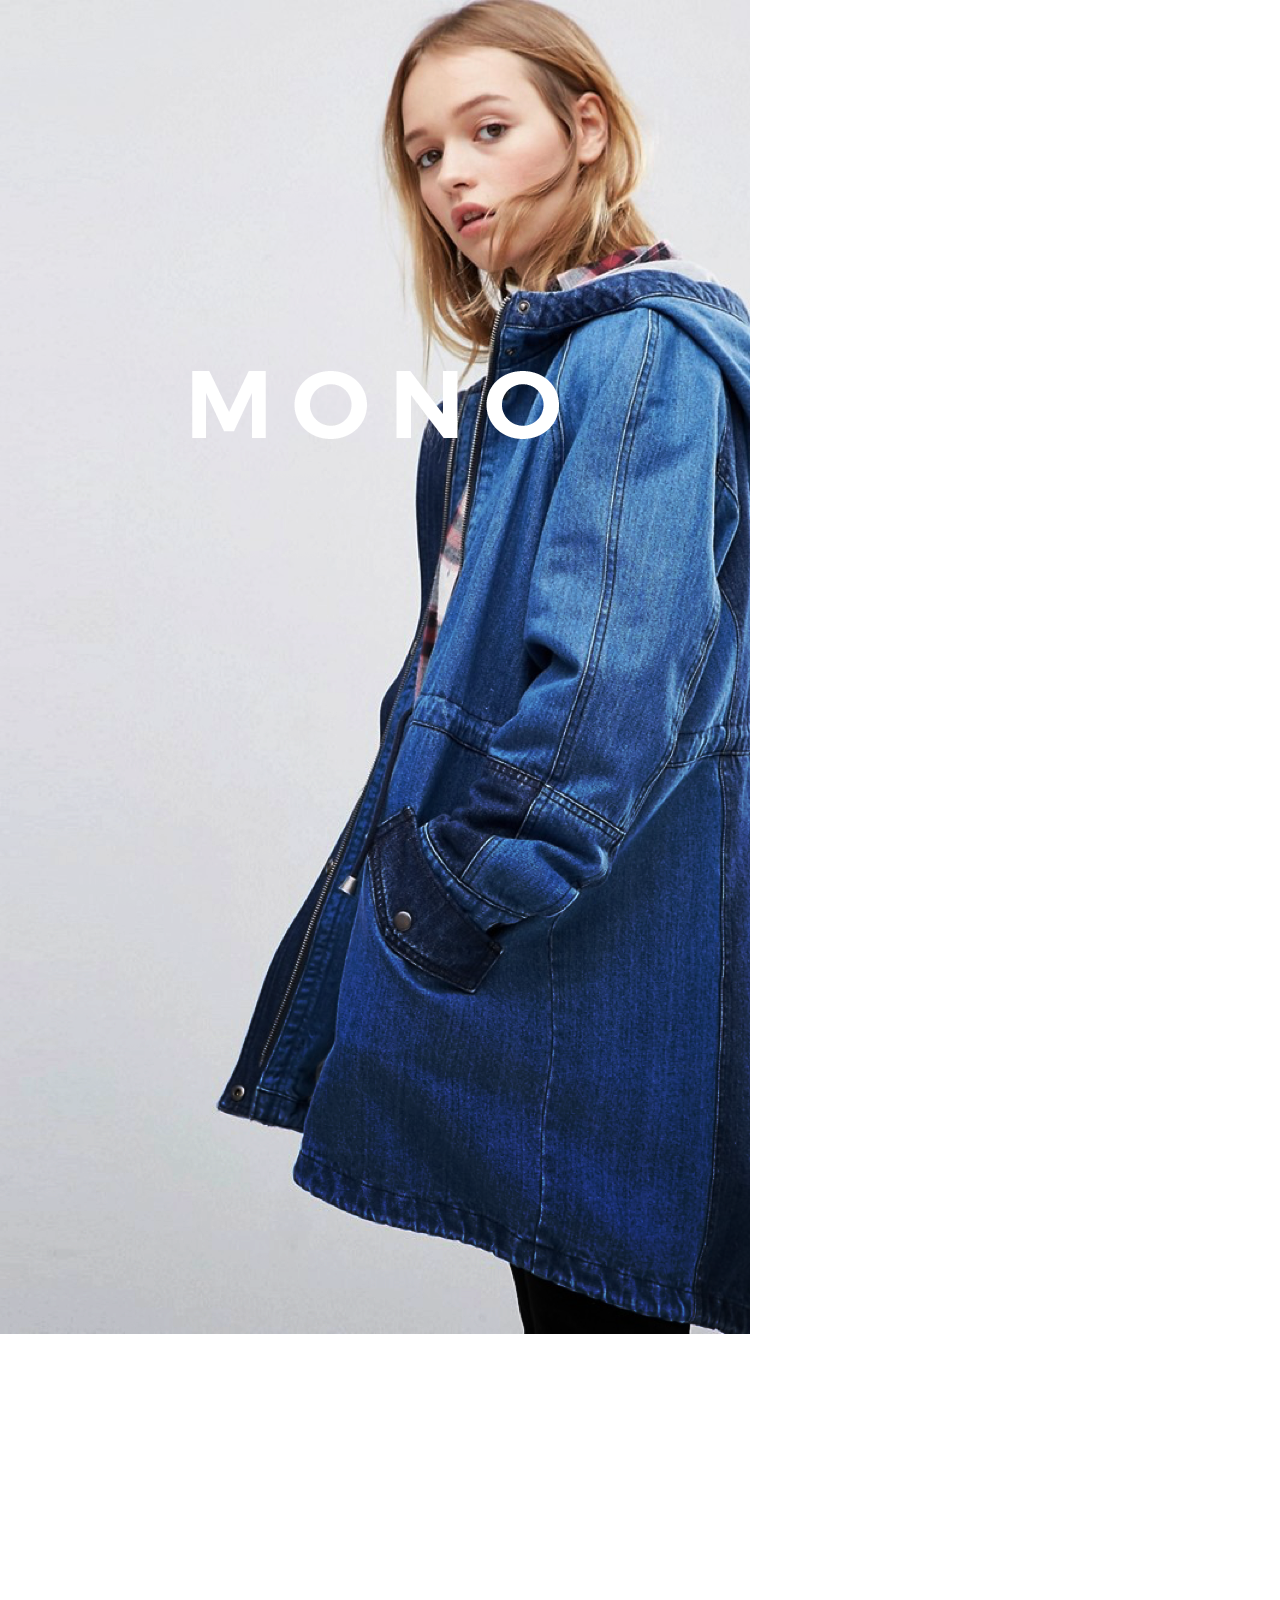
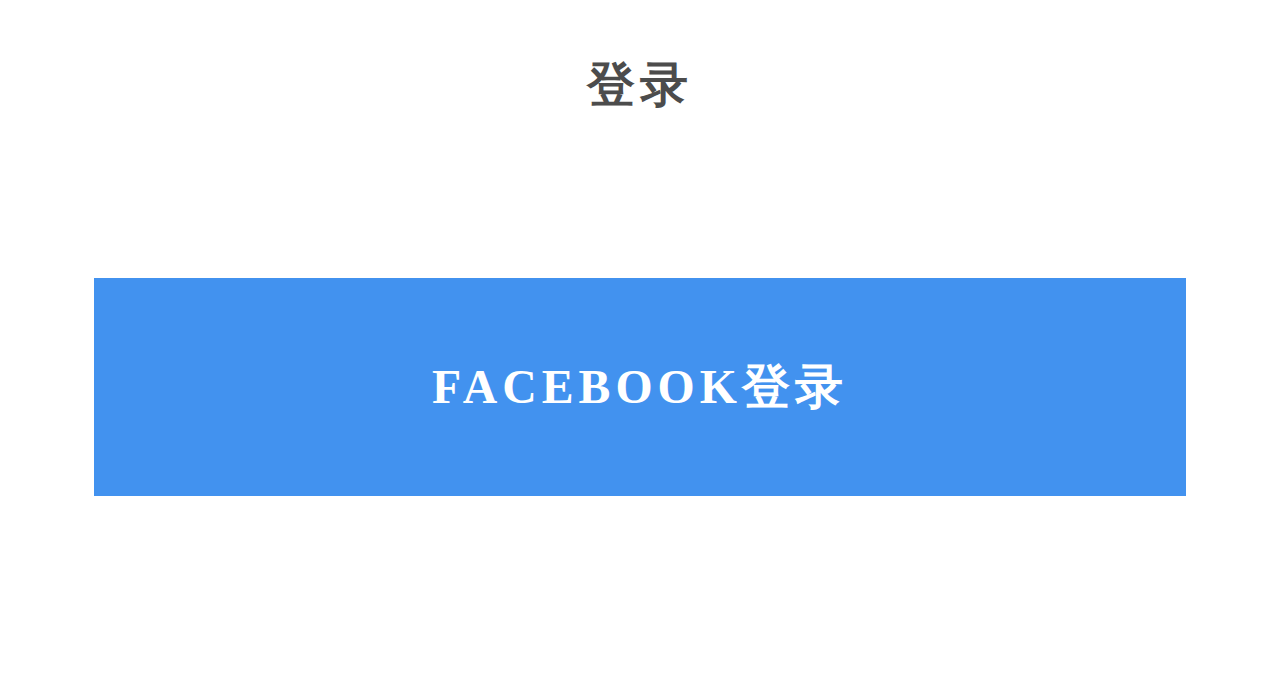
<file: app/html/index.html>
<!DOCTYPE html>
<html lang="en">
<head>
  <meta charset="UTF-8">
  <title>MONO</title>
  <script>
    console.log(1/window.devicePixelRatio);
    var dpr = 1 / window.devicePixelRatio;
    document.write('<meta name="viewport" content="width=device-width,initial-scale='+dpr+',minimum-scale='+dpr+',maximum-scale='+dpr+',user-scalable=no" />')
    //动态设置HTML的大小（rem）
    var fz = document.documentElement.clientWidth / 15;
    document.getElementsByTagName('html')[0].style.fontSize = fz + 'px';
  </script>
  <link rel="stylesheet" href="../css/thisUI.css">
  <link rel="stylesheet" href="../css/index.css">
</head>
<body>
    <div class="fullscreen_con">

      <button class="btn white_btn" id="login">登录</button>
      <button class="btn blue_btn" id="ologin">FACEBOOK登录</button>
      <div class="sign">
        还没有账号？
        <a href="register.html">马上注册</a>
      </div>
    </div>


    <script>
        let loginBtn = document.getElementById('login');
        let ologinBtn = document.getElementById('ologin');
        loginBtn.onclick = function(){
          window.location.href='signin.html';
        }
        ologinBtn.onclick = function(){
          window.location.href='welcome.html';
        }
    </script>
</body>
</html>
</file>
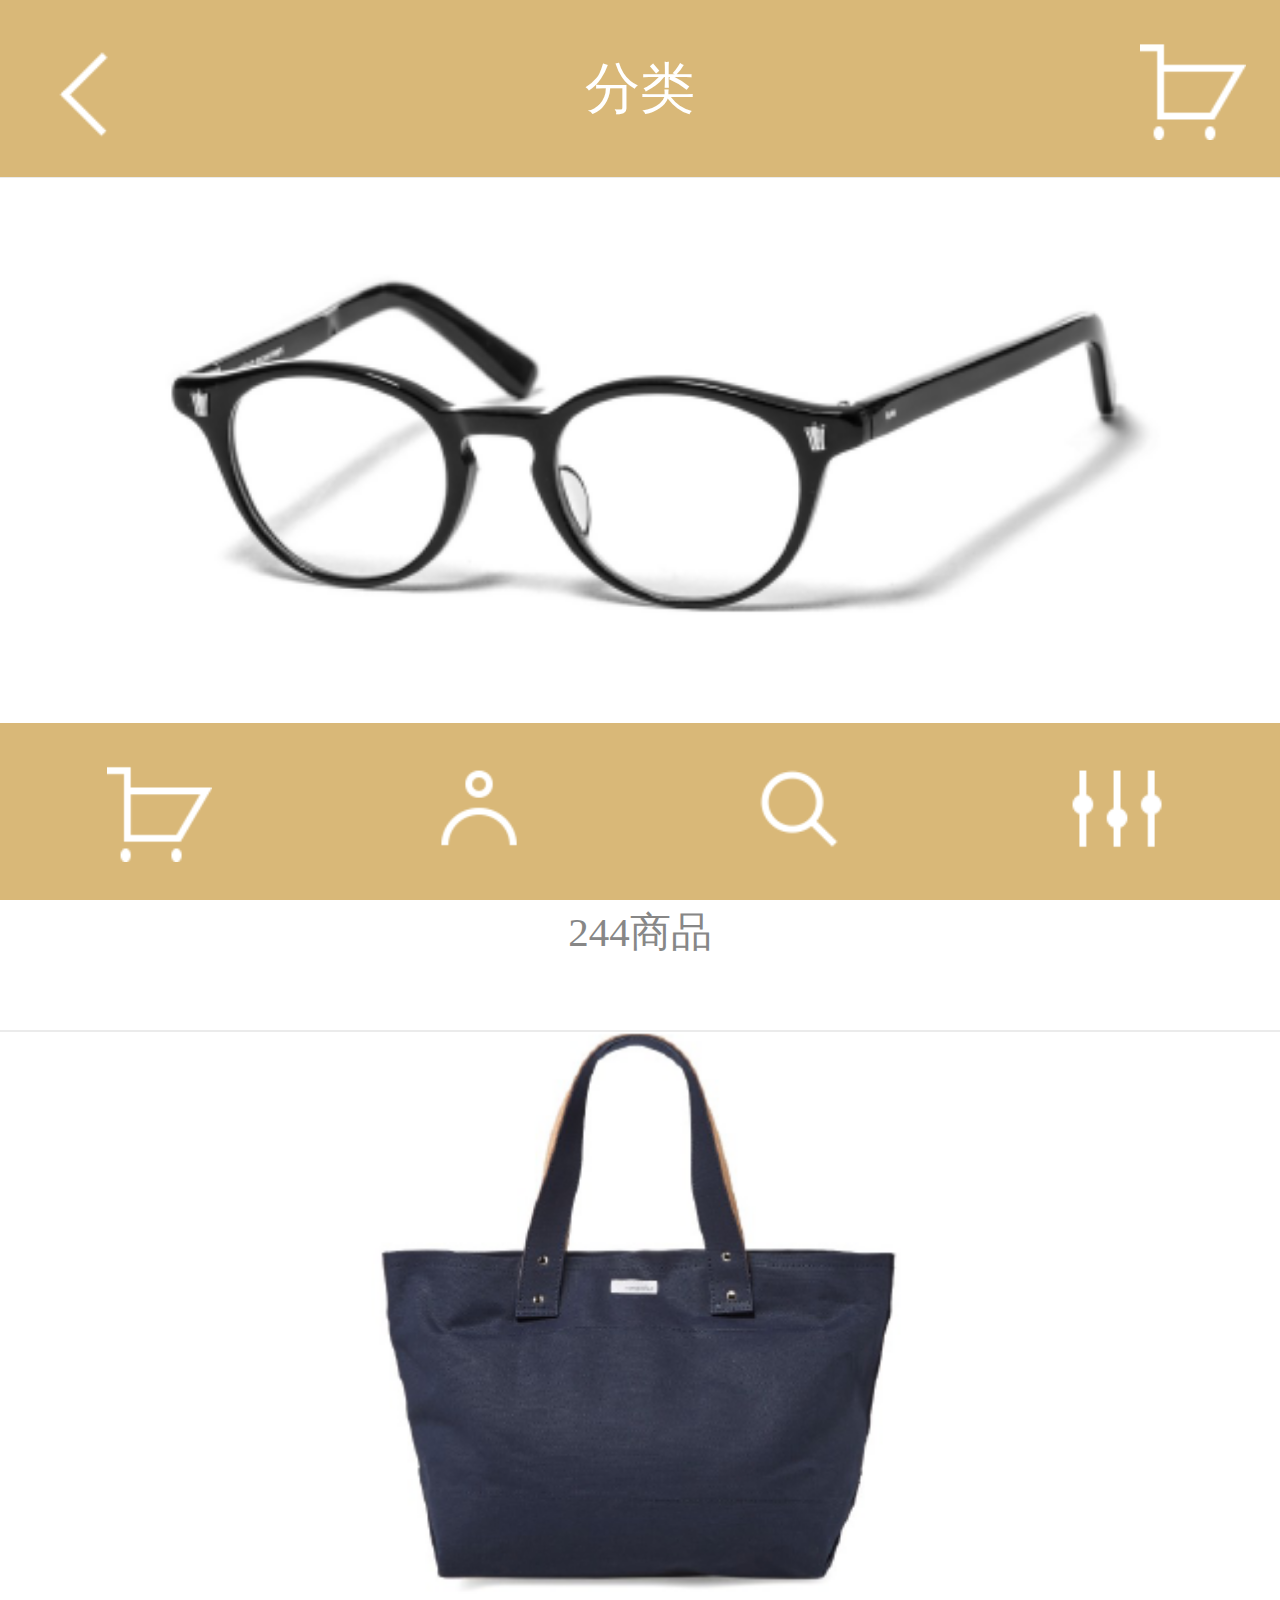
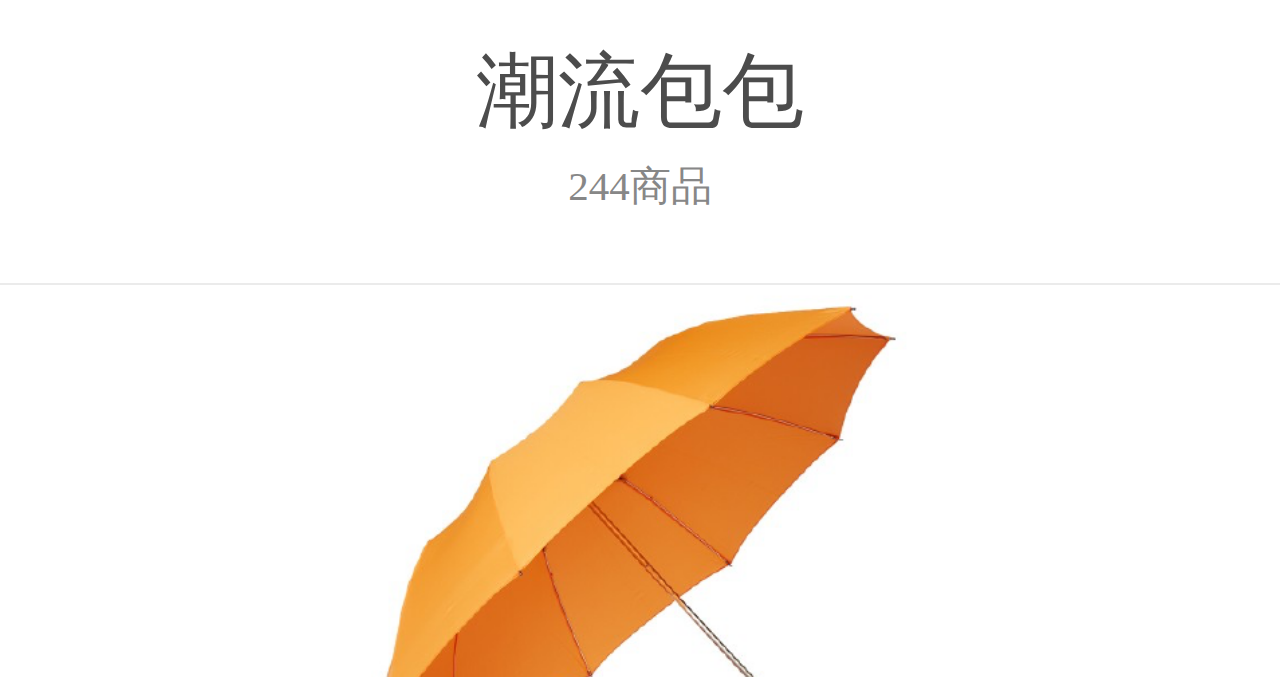
<file: app/html/category.html>
<!DOCTYPE html>
<html lang="en">
<head>
  <meta charset="UTF-8">
  <title>MONO</title>
  <script>
    console.log(1/window.devicePixelRatio);
    var dpr = 1 / window.devicePixelRatio;
    document.write('<meta name="viewport" content="width=device-width,initial-scale='+dpr+',minimum-scale='+dpr+',maximum-scale='+dpr+',user-scalable=no" />')
    //动态设置HTML的大小（rem）
    var fz = document.documentElement.clientWidth / 15;
    document.getElementsByTagName('html')[0].style.fontSize = fz + 'px';
  </script>
  <link rel="stylesheet" href="../css/thisUI.css">
  <link rel="stylesheet" href="../css/category.css">
</head>
<body>
  <header class="header_top yellow">
    <span class="left_btn sicons_white icon_back"></span>
    <span class="title">分类</span>
    <span class="right_btn sicons_white icon_shopcar"></span>
  </header>
  <div class="fullscreen_con_padd">
    <div class="category_item">
      <span class="category_img_span">
        <img src="../source/img/category_img.png" alt="">
      </span>
      <span class="category_title">时尚眼镜</span>
      <span class="category_sub_title">244商品</span>
    </div>
    <div class="category_item">
      <span class="category_img_span">
        <img src="../source/img/category_img1.png" alt="">
      </span>
      <span class="category_title">潮流包包</span>
      <span class="category_sub_title">244商品</span>
    </div>
    <div class="category_item">
      <span class="category_img_span">
        <img src="../source/img/category_img2.png" alt="">
      </span>
      <span class="category_title">配件</span>
      <span class="category_sub_title">244商品</span>
    </div>
    <div class="category_item">
      <span class="category_img_span">
        <img src="../source/img/category_img.png" alt="">
      </span>
      <span class="category_title">时尚眼镜</span>
      <span class="category_sub_title">244商品</span>
    </div>
    <div class="category_item">
      <span class="category_img_span">
        <img src="../source/img/category_img1.png" alt="">
      </span>
      <span class="category_title">潮流包包</span>
      <span class="category_sub_title">244商品</span>
    </div>
    <div class="category_item">
      <span class="category_img_span">
        <img src="../source/img/category_img2.png" alt="">
      </span>
      <span class="category_title">配件</span>
      <span class="category_sub_title">244商品</span>
    </div>
  </div>
  <footer class="footer_bottom yellow">
    <a href="javascript:;"><i class="sicons_white icon_shopcar"></i></a>
    <a href="javascript:;"><i class="sicons_white icon_mine"></i></a>
    <a href="javascript:;"><i class="sicons_white icon_search"></i></a>
    <a href="javascript:;"><i class="sicons_white icon_setting"></i></a>
  </footer>




  <script>
      const divs = document.querySelectorAll('.category_item');
      console.log(divs)

      for(let i=0;i<divs.length;i++){
        divs[i].onclick = function(){
          window.location.href='goodslist.html';
        }
      }

  </script>
</body>
</html>
</file>
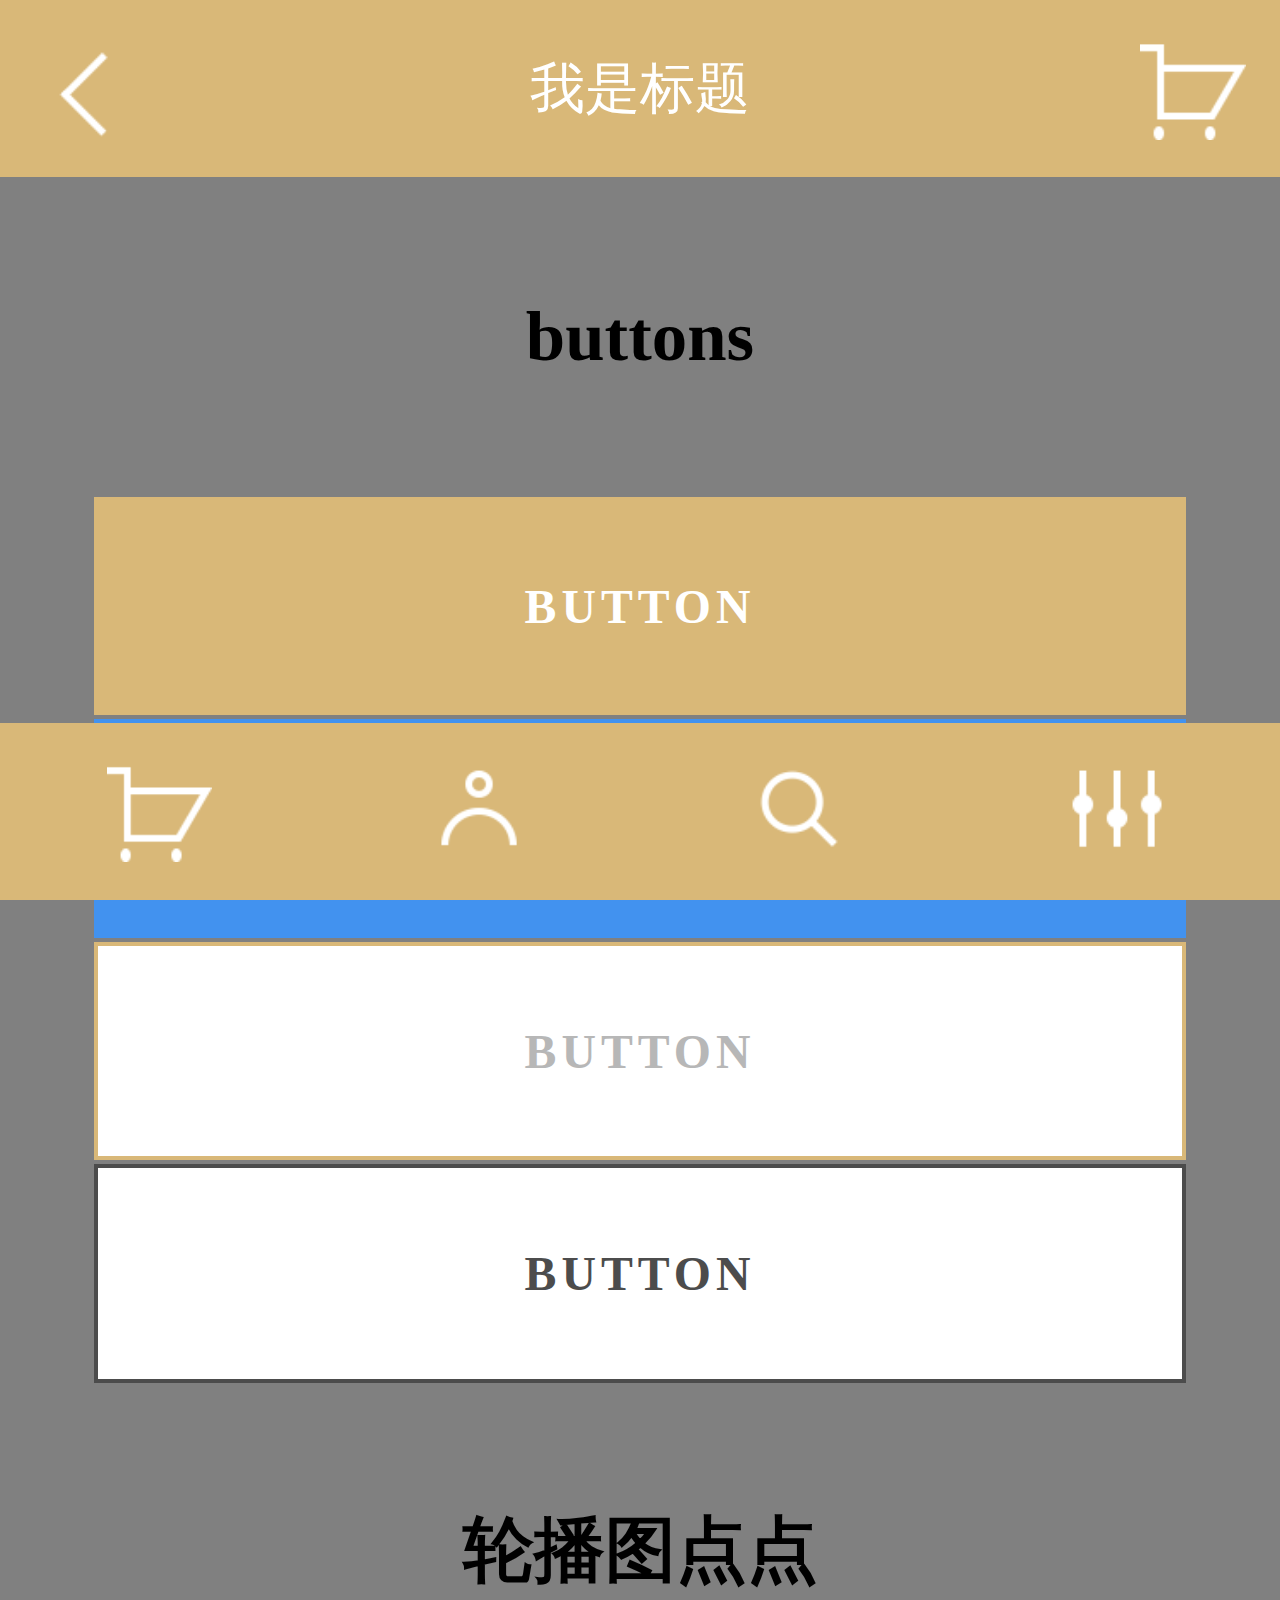
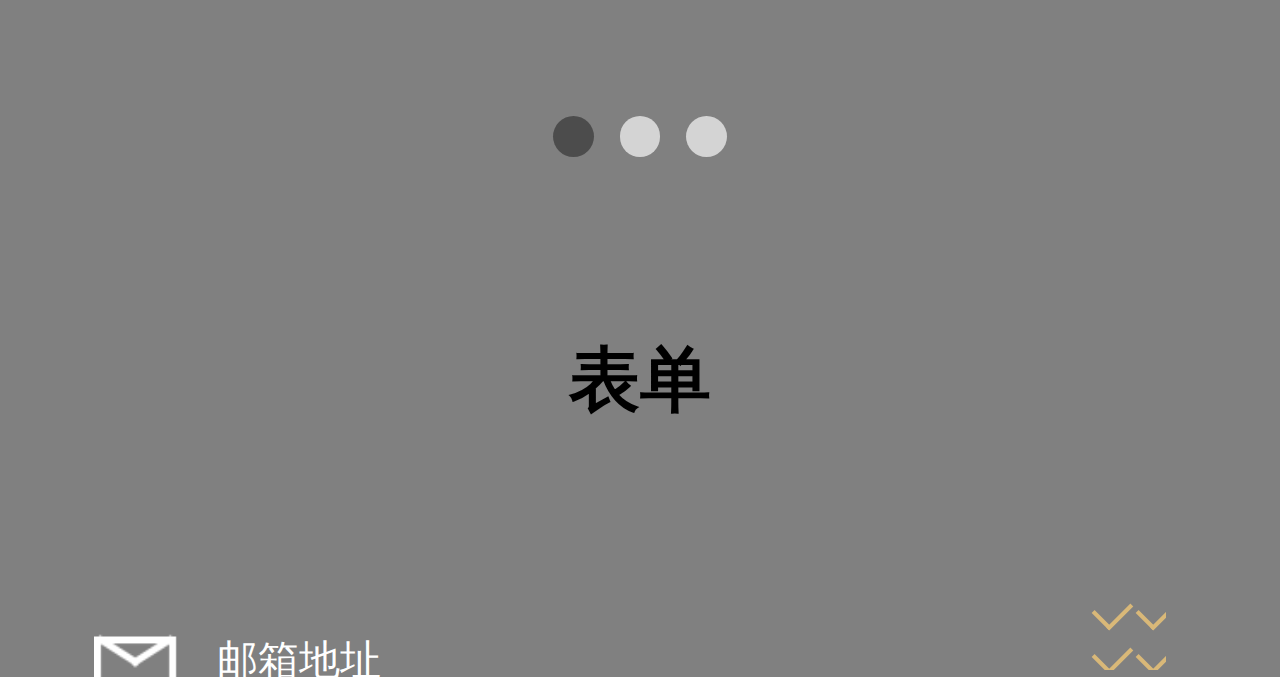
<file: app/html/example.html>
<!DOCTYPE html>
<html lang="en">

<head>
  <meta charset="UTF-8">
  <title>MONO</title>
  <script>
    console.log(1 / window.devicePixelRatio);
    var dpr = 1 / window.devicePixelRatio;
    document.write('<meta name="viewport" content="width=device-width,initial-scale=' + dpr + ',minimum-scale=' + dpr + ',maximum-scale=' + dpr + ',user-scalable=no" />')
    //动态设置HTML的大小（rem）
    var fz = document.documentElement.clientWidth / 15;
    document.getElementsByTagName('html')[0].style.fontSize = fz + 'px';

  </script>
  <link rel="stylesheet" href="../css/thisUI.css">
  <link rel="stylesheet" href="../css/example.css">
</head>

<body style="background-color:gray;">
  <header class="header_top yellow">
    <span class="left_btn sicons_white icon_back"></span>
    <span class="title">我是标题</span>
    <span class="right_btn sicons_white icon_shopcar"></span>
  </header>
  <div class="fullscreen_con_padd">
    <h5>buttons</h5>
    <button class="btn primary_btn">BUTTON</button>
    <button class="btn blue_btn">BUTTON</button>
    <button class="btn white_border_btn">BUTTON</button>
    <button class="btn black_border_btn">BUTTON</button>

    <h5>轮播图点点</h5>
    <div class="step_buttons">
      <span class="active"></span>
      <span></span>
      <span></span>
    </div>

    <h5>表单</h5>
    <div class="input white_input">
      <span class="sicons_white icon_email"></span>
      <input type="text" placeholder="邮箱地址">
      <i class="yes_icon"></i>
    </div>
    <div class="input white_input">
      <span class="sicons_white icon_pwd"></span>
      <input type="password" placeholder="请输入密码">
      <i class="yes_icon"></i>
    </div>
    <div class="input primary_input">
      <span class="sicons_dark icon_email"></span>
      <input type="text" placeholder="邮箱地址">
      <i class="yes_icon"></i>
    </div>
    <div class="input primary_input error">
      <span class="sicons_dark icon_pwd"></span>
      <input type="password" placeholder="请输入密码">
      <i class="yes_icon"></i>
    </div>

    






  </div>
  <footer class="footer_bottom yellow">
    <a href="javascript:;"><i class="sicons_white icon_shopcar"></i></a>
    <a href="javascript:;"><i class="sicons_white icon_mine"></i></a>
    <a href="javascript:;"><i class="sicons_white icon_search"></i></a>
    <a href="javascript:;"><i class="sicons_white icon_setting"></i></a>
  </footer>
</body>

</html>
</file>
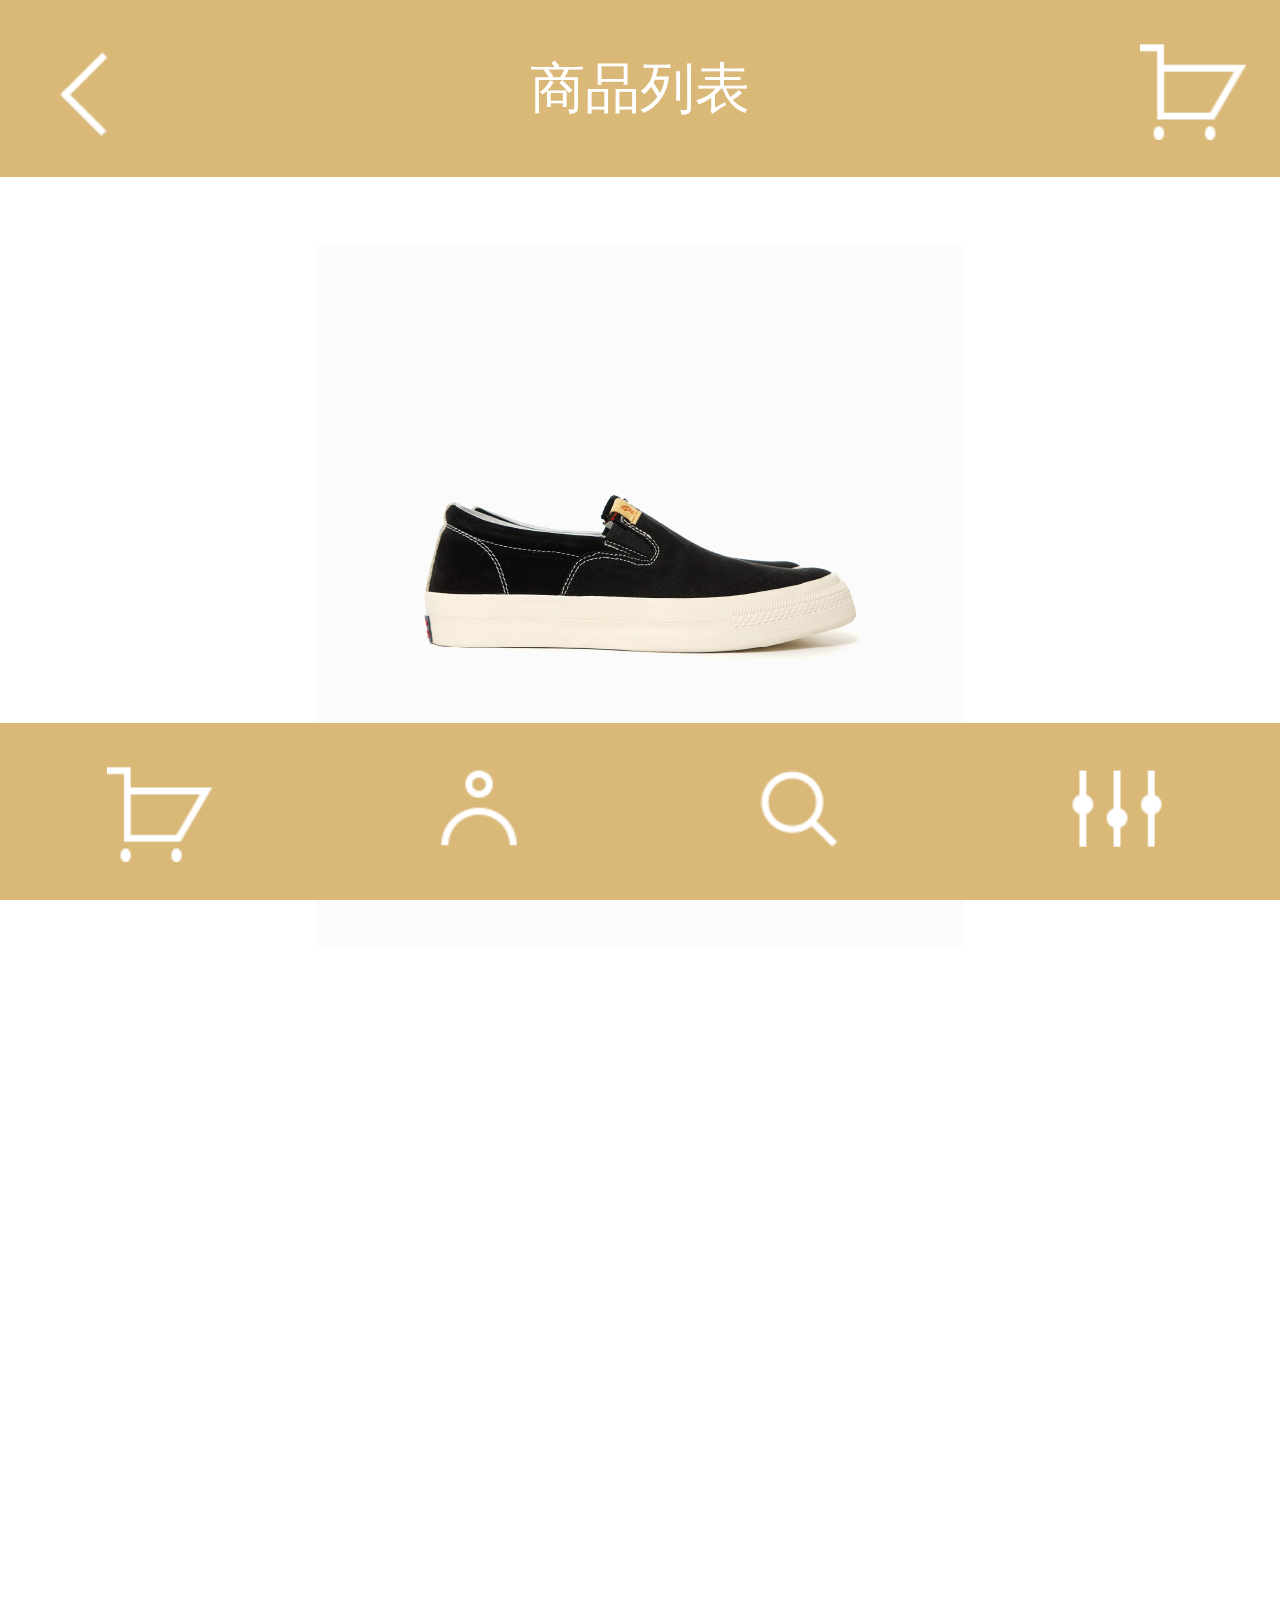
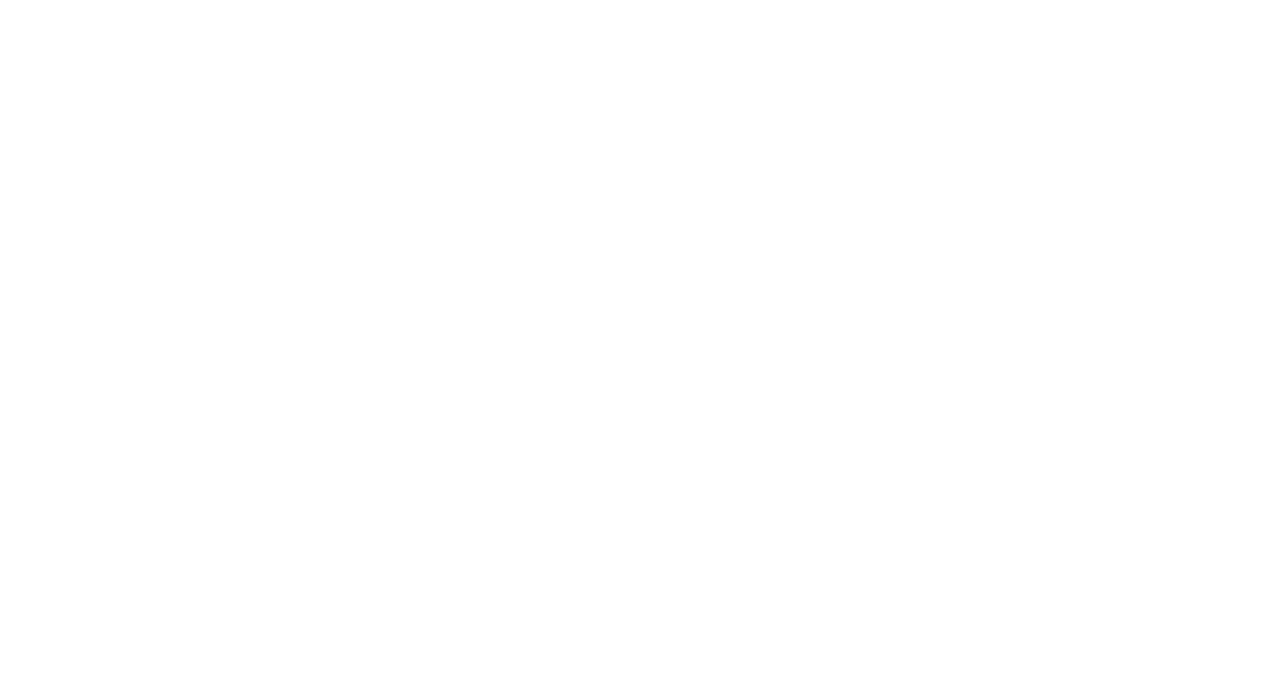
<file: app/html/goods_info.html>
<!DOCTYPE html>
<html lang="en">
<head>
  <meta charset="UTF-8">
  <title>MONO</title>
  <script>
    console.log(1/window.devicePixelRatio);
    var dpr = 1 / window.devicePixelRatio;
    document.write('<meta name="viewport" content="width=device-width,initial-scale='+dpr+',minimum-scale='+dpr+',maximum-scale='+dpr+',user-scalable=no" />')
    //动态设置HTML的大小（rem）
    var fz = document.documentElement.clientWidth / 15;
    document.getElementsByTagName('html')[0].style.fontSize = fz + 'px';
  </script>
  <link rel="stylesheet" href="../css/thisUI.css">
  <link rel="stylesheet" href="../css/goods_info.css">
</head>
<body>
  <header class="header_top yellow">
    <span class="left_btn sicons_white icon_back"></span>
    <span class="title">商品列表</span>
    <span class="right_btn sicons_white icon_shopcar"></span>
  </header>
  <div class="fullscreen_con_padd">
      <div class="goods_info_img">
          <img src="../source/img/goods_info_img.png" alt="">
          <div class="step_buttons">
            <span class="active"></span>
            <span></span>
            <span></span>
          </div>
      </div>

  </div>
  <footer class="footer_bottom yellow">
    <a href="javascript:;"><i class="sicons_white icon_shopcar"></i></a>
    <a href="javascript:;"><i class="sicons_white icon_mine"></i></a>
    <a href="javascript:;"><i class="sicons_white icon_search"></i></a>
    <a href="javascript:;"><i class="sicons_white icon_setting"></i></a>
  </footer>




  <script>
      // const divs = document.querySelectorAll('.category_item');
      // console.log(divs)
      //
      // for(let i=0;i<divs.length;i++){
      //   div.onclick = function(){
      //     window.location.href='signin.html';
      //   }
      // }

  </script>
</body>
</html>
</file>
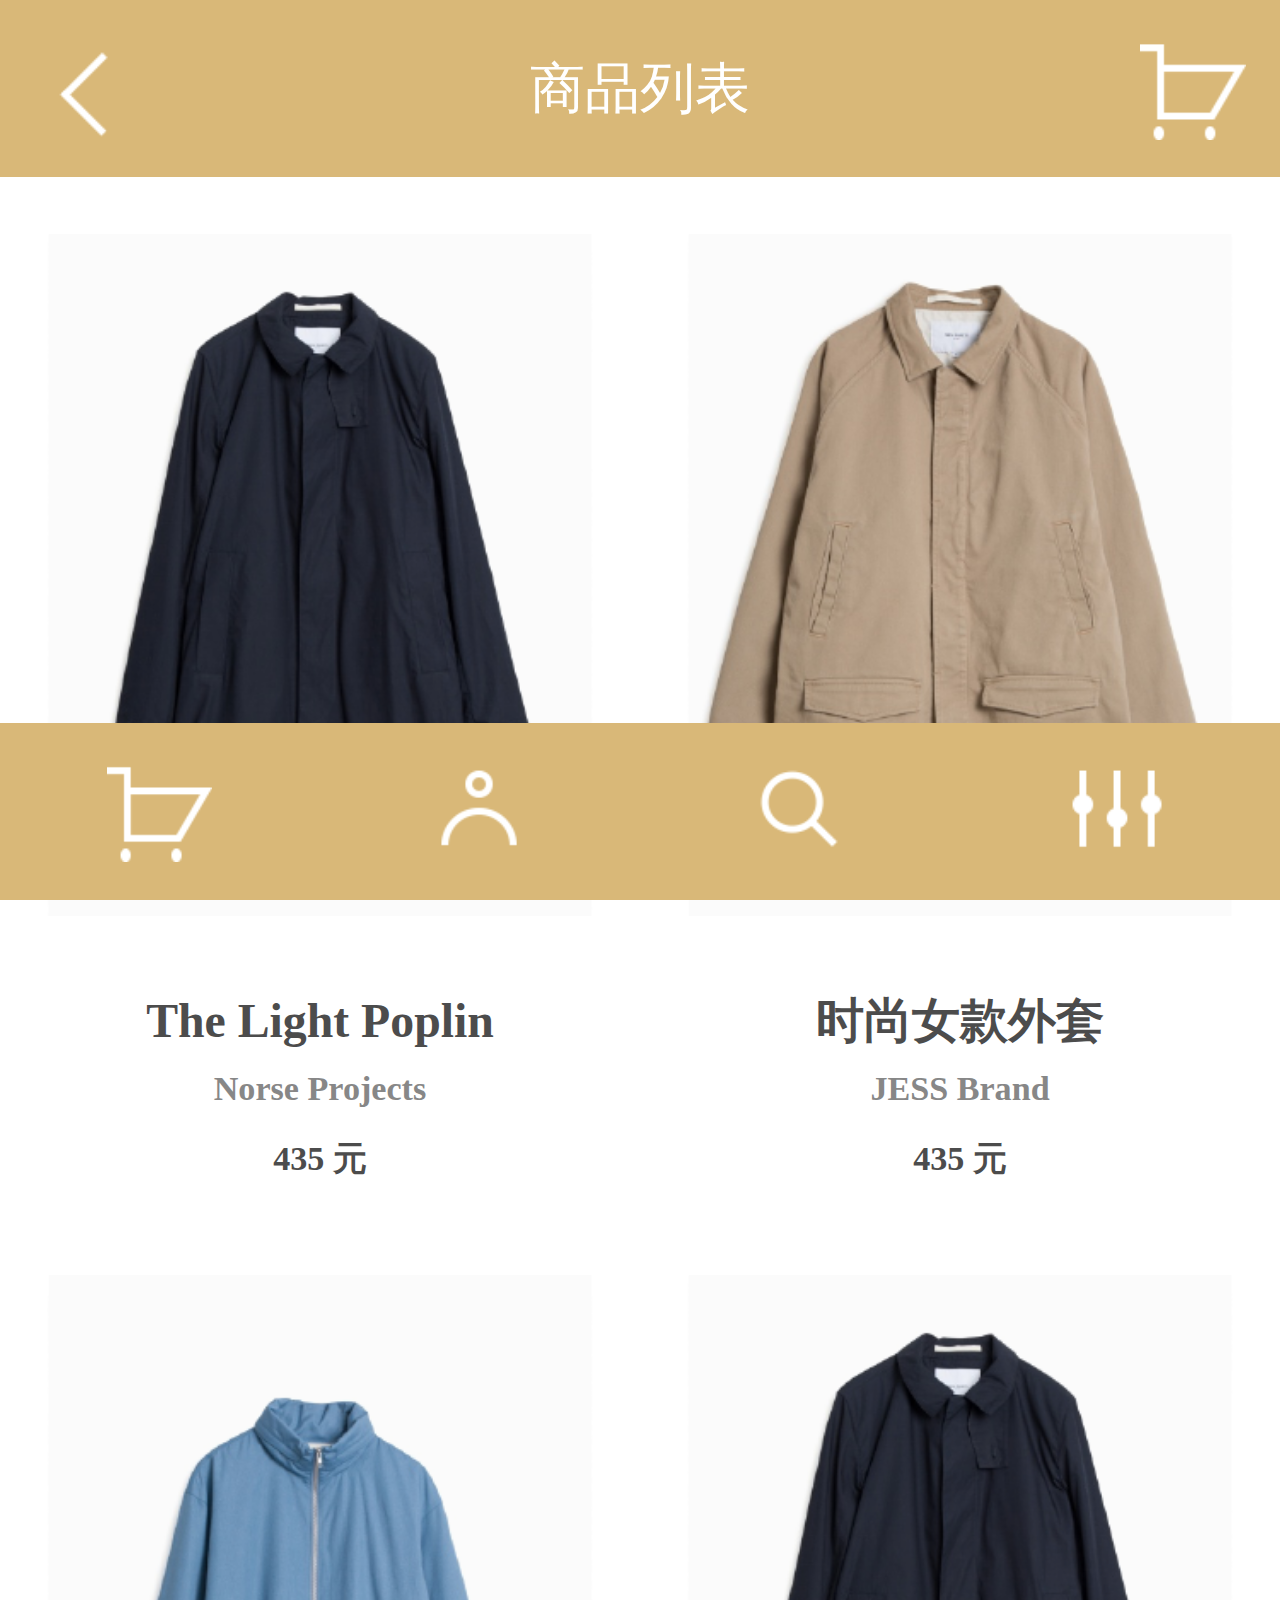
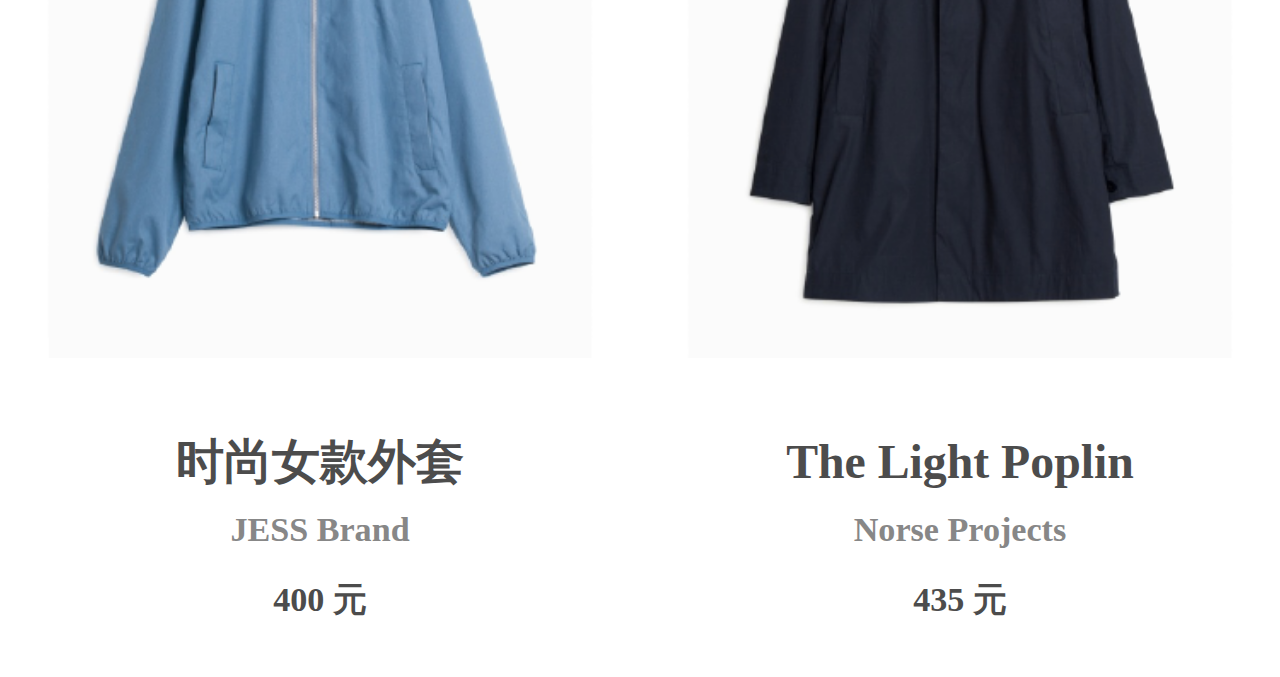
<file: app/html/goodslist.html>
<!DOCTYPE html>
<html lang="en">
<head>
  <meta charset="UTF-8">
  <title>MONO</title>
  <script>
    console.log(1/window.devicePixelRatio);
    var dpr = 1 / window.devicePixelRatio;
    document.write('<meta name="viewport" content="width=device-width,initial-scale='+dpr+',minimum-scale='+dpr+',maximum-scale='+dpr+',user-scalable=no" />')
    //动态设置HTML的大小（rem）
    var fz = document.documentElement.clientWidth / 15;
    document.getElementsByTagName('html')[0].style.fontSize = fz + 'px';
  </script>
  <link rel="stylesheet" href="../css/thisUI.css">
  <link rel="stylesheet" href="../css/goodslist.css">
</head>
<body>
  <header class="header_top yellow">
    <span class="left_btn sicons_white icon_back"></span>
    <span class="title">商品列表</span>
    <span class="right_btn sicons_white icon_shopcar"></span>
  </header>
  <div class="fullscreen_con_padd">
      <div class="goodslist">
        <a href="javascript:;" class="goodslist_item">
            <span class="goodslist_bg">
              <img src="../source/img/goods_img.png" alt="">
            </span>
            <span class="goods_name">The Light Poplin</span>
            <span class="goods_category">Norse Projects</span>
            <span class="goods_price">435 元</span>
        </a>
        <a href="javascript:;" class="goodslist_item">
            <span class="goodslist_bg">
              <img src="../source/img/goods_img1.png" alt="">
            </span>
            <span class="goods_name">时尚女款外套</span>
            <span class="goods_category">JESS Brand</span>
            <span class="goods_price">435 元</span>
        </a>
        <a href="javascript:;" class="goodslist_item">
            <span class="goodslist_bg">
              <img src="../source/img/goods_img2.png" alt="">
            </span>
            <span class="goods_name">时尚女款外套</span>
            <span class="goods_category">JESS Brand</span>
            <span class="goods_price">400 元</span>
        </a>
        <a href="javascript:;" class="goodslist_item">
            <span class="goodslist_bg">
              <img src="../source/img/goods_img.png" alt="">
            </span>
            <span class="goods_name">The Light Poplin</span>
            <span class="goods_category">Norse Projects</span>
            <span class="goods_price">435 元</span>
        </a>
        <a href="javascript:;" class="goodslist_item">
            <span class="goodslist_bg">
              <img src="../source/img/goods_img.png" alt="">
            </span>
            <span class="goods_name">The Light Poplin</span>
            <span class="goods_category">Norse Projects</span>
            <span class="goods_price">435 元</span>
        </a>
        <a href="javascript:;" class="goodslist_item">
            <span class="goodslist_bg">
              <img src="../source/img/goods_img1.png" alt="">
            </span>
            <span class="goods_name">时尚女款外套</span>
            <span class="goods_category">JESS Brand</span>
            <span class="goods_price">435 元</span>
        </a>
        <a href="javascript:;" class="goodslist_item">
            <span class="goodslist_bg">
              <img src="../source/img/goods_img2.png" alt="">
            </span>
            <span class="goods_name">时尚女款外套</span>
            <span class="goods_category">JESS Brand</span>
            <span class="goods_price">400 元</span>
        </a>
        <a href="javascript:;" class="goodslist_item">
            <span class="goodslist_bg">
              <img src="../source/img/goods_img.png" alt="">
            </span>
            <span class="goods_name">The Light Poplin</span>
            <span class="goods_category">Norse Projects</span>
            <span class="goods_price">435 元</span>
        </a>
      </div>
  </div>
  <footer class="footer_bottom yellow">
    <a href="javascript:;"><i class="sicons_white icon_shopcar"></i></a>
    <a href="javascript:;"><i class="sicons_white icon_mine"></i></a>
    <a href="javascript:;"><i class="sicons_white icon_search"></i></a>
    <a href="javascript:;"><i class="sicons_white icon_setting"></i></a>
  </footer>




  <script>
      // const divs = document.querySelectorAll('.category_item');
      // console.log(divs)
      //
      // for(let i=0;i<divs.length;i++){
      //   div.onclick = function(){
      //     window.location.href='signin.html';
      //   }
      // }

  </script>
</body>
</html>
</file>
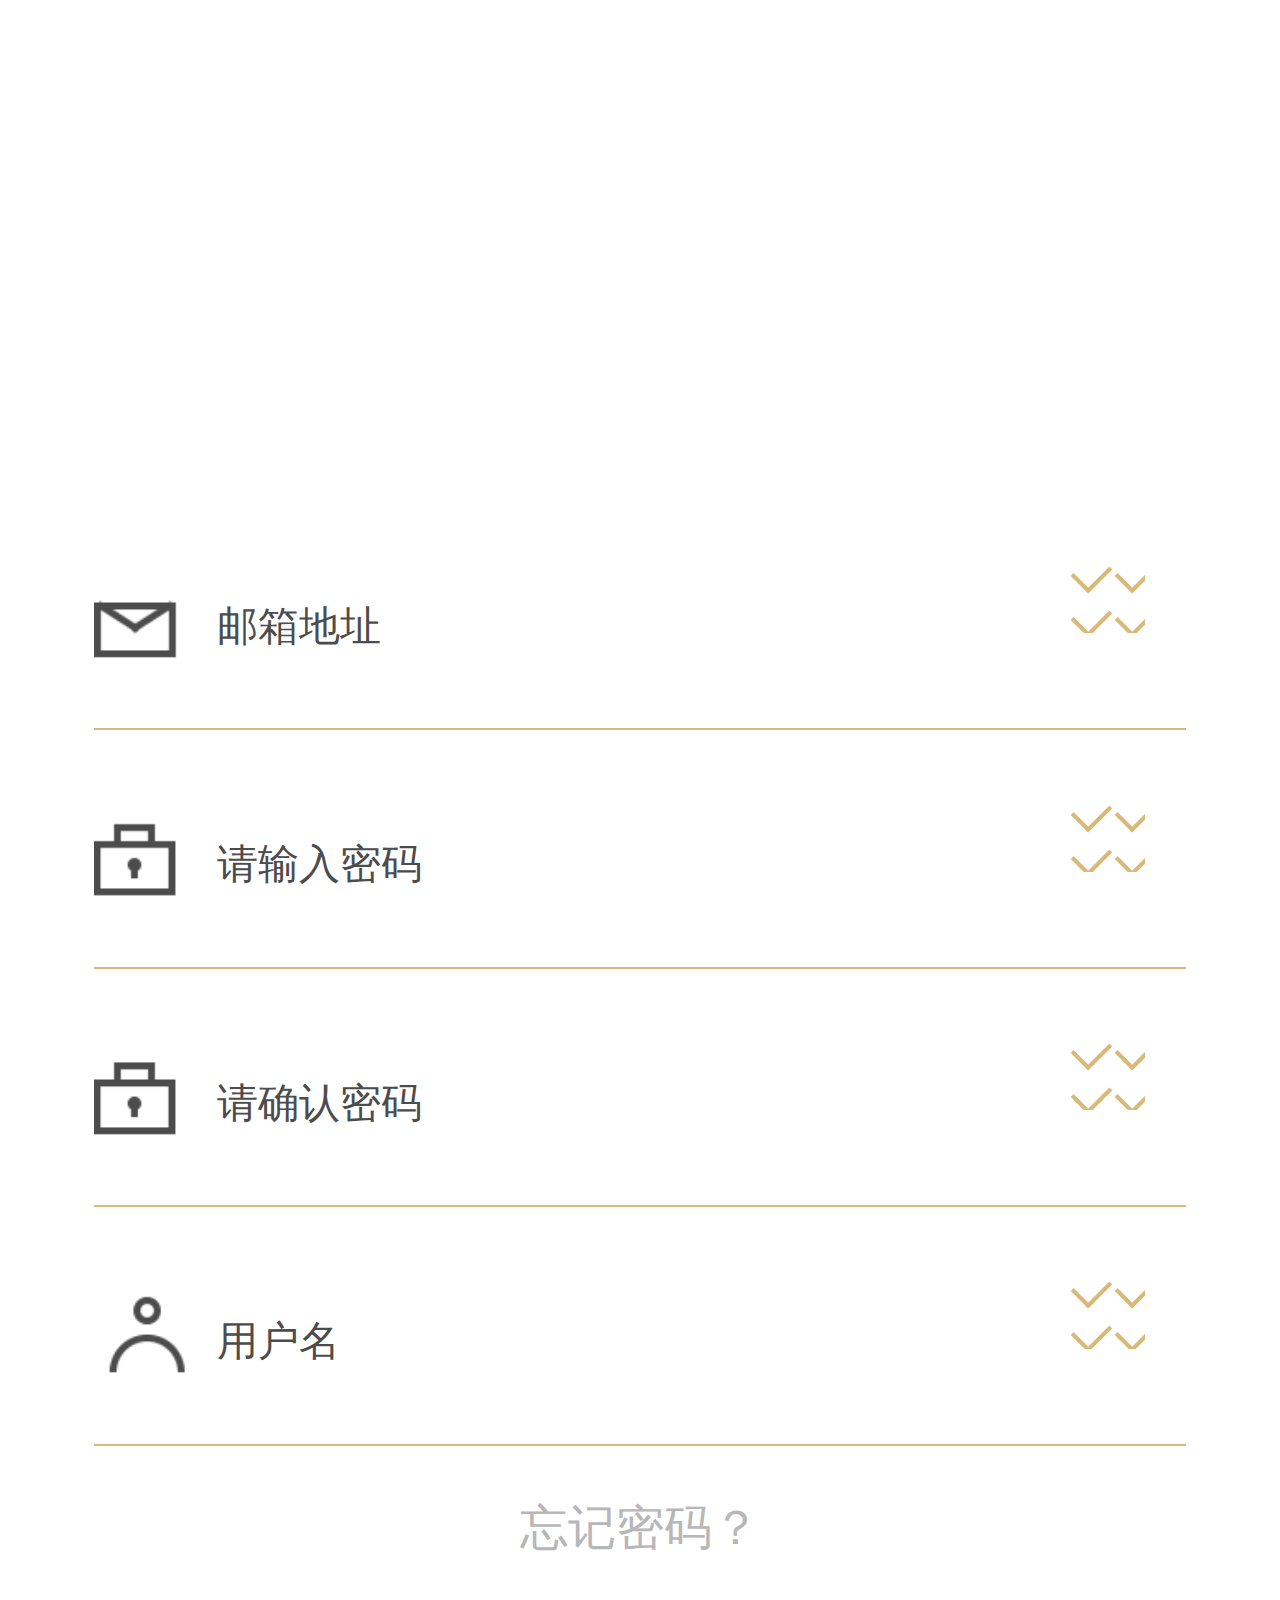
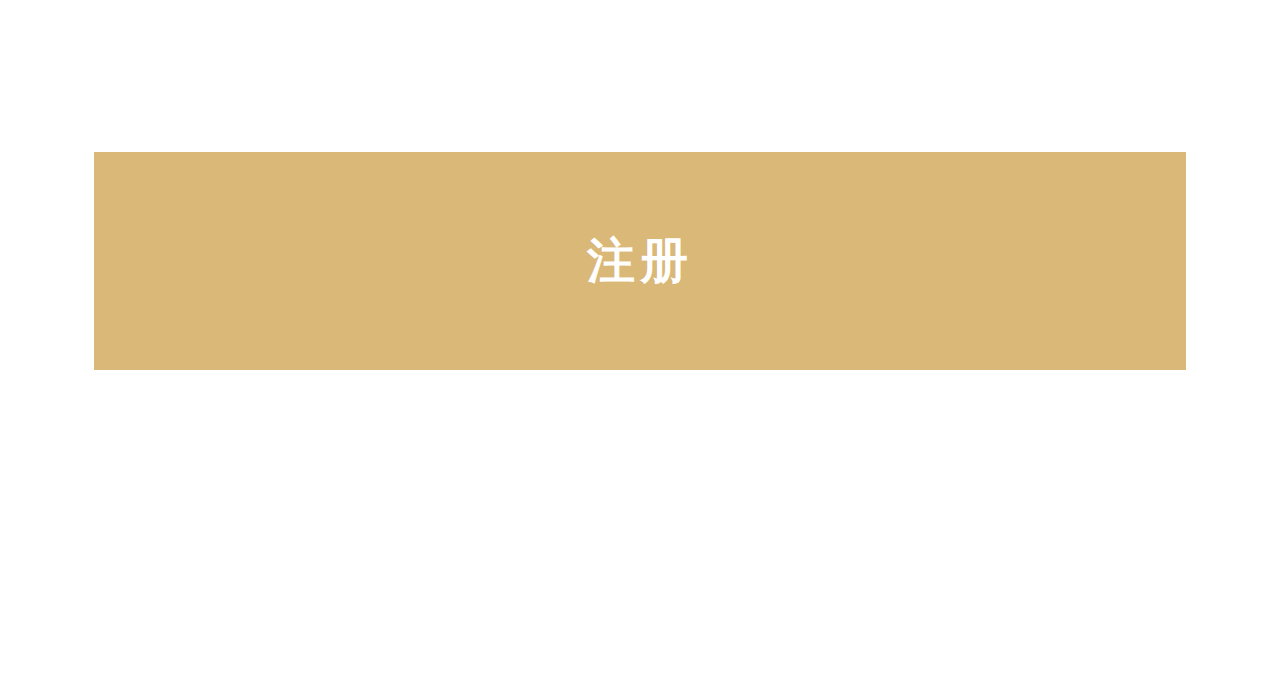
<file: app/html/register.html>
<!DOCTYPE html>
<html lang="en">
<head>
  <meta charset="UTF-8">
  <title>MONO</title>
  <script>
    console.log(1/window.devicePixelRatio);
    var dpr = 1 / window.devicePixelRatio;
    document.write('<meta name="viewport" content="width=device-width,initial-scale='+dpr+',minimum-scale='+dpr+',maximum-scale='+dpr+',user-scalable=no" />')
    //动态设置HTML的大小（rem）
    var fz = document.documentElement.clientWidth / 15;
    document.getElementsByTagName('html')[0].style.fontSize = fz + 'px';
  </script>
  <link rel="stylesheet" href="../css/thisUI.css">
  <link rel="stylesheet" href="../css/register.css">
</head>
<body>
    <div class="fullscreen_con">

      <div class="input primary_input">
        <span class="sicons_dark icon_email"></span>
        <input type="text" placeholder="邮箱地址">
        <i class="yes_icon"></i>
      </div>
      <div class="input primary_input">
        <span class="sicons_dark icon_pwd"></span>
        <input type="password" placeholder="请输入密码">
        <i class="yes_icon"></i>
      </div>
      <div class="input primary_input">
        <span class="sicons_dark icon_pwd"></span>
        <input type="password" placeholder="请确认密码">
        <i class="yes_icon"></i>
      </div>
      <div class="input primary_input">
        <span class="sicons_dark icon_mine"></span>
        <input type="password" placeholder="用户名">
        <i class="yes_icon"></i>
      </div>
      <a class="forgetPwd" href="javascript:;">忘记密码？</a>
      <button class="btn primary_btn" id="login">注册</button>
      <div class="sign">
        还没有账号？
        <a href="javascript:;">马上注册</a>
      </div>
    </div>


    <script>
        let loginBtn = document.getElementById('login');
        let ologinBtn = document.getElementById('ologin');
        loginBtn.onclick = function(){
          window.location.href='welcome.html';
        }
        ologinBtn.onclick = function(){
          window.location.href='welcome.html';
        }
    </script>
</body>
</html>
</file>
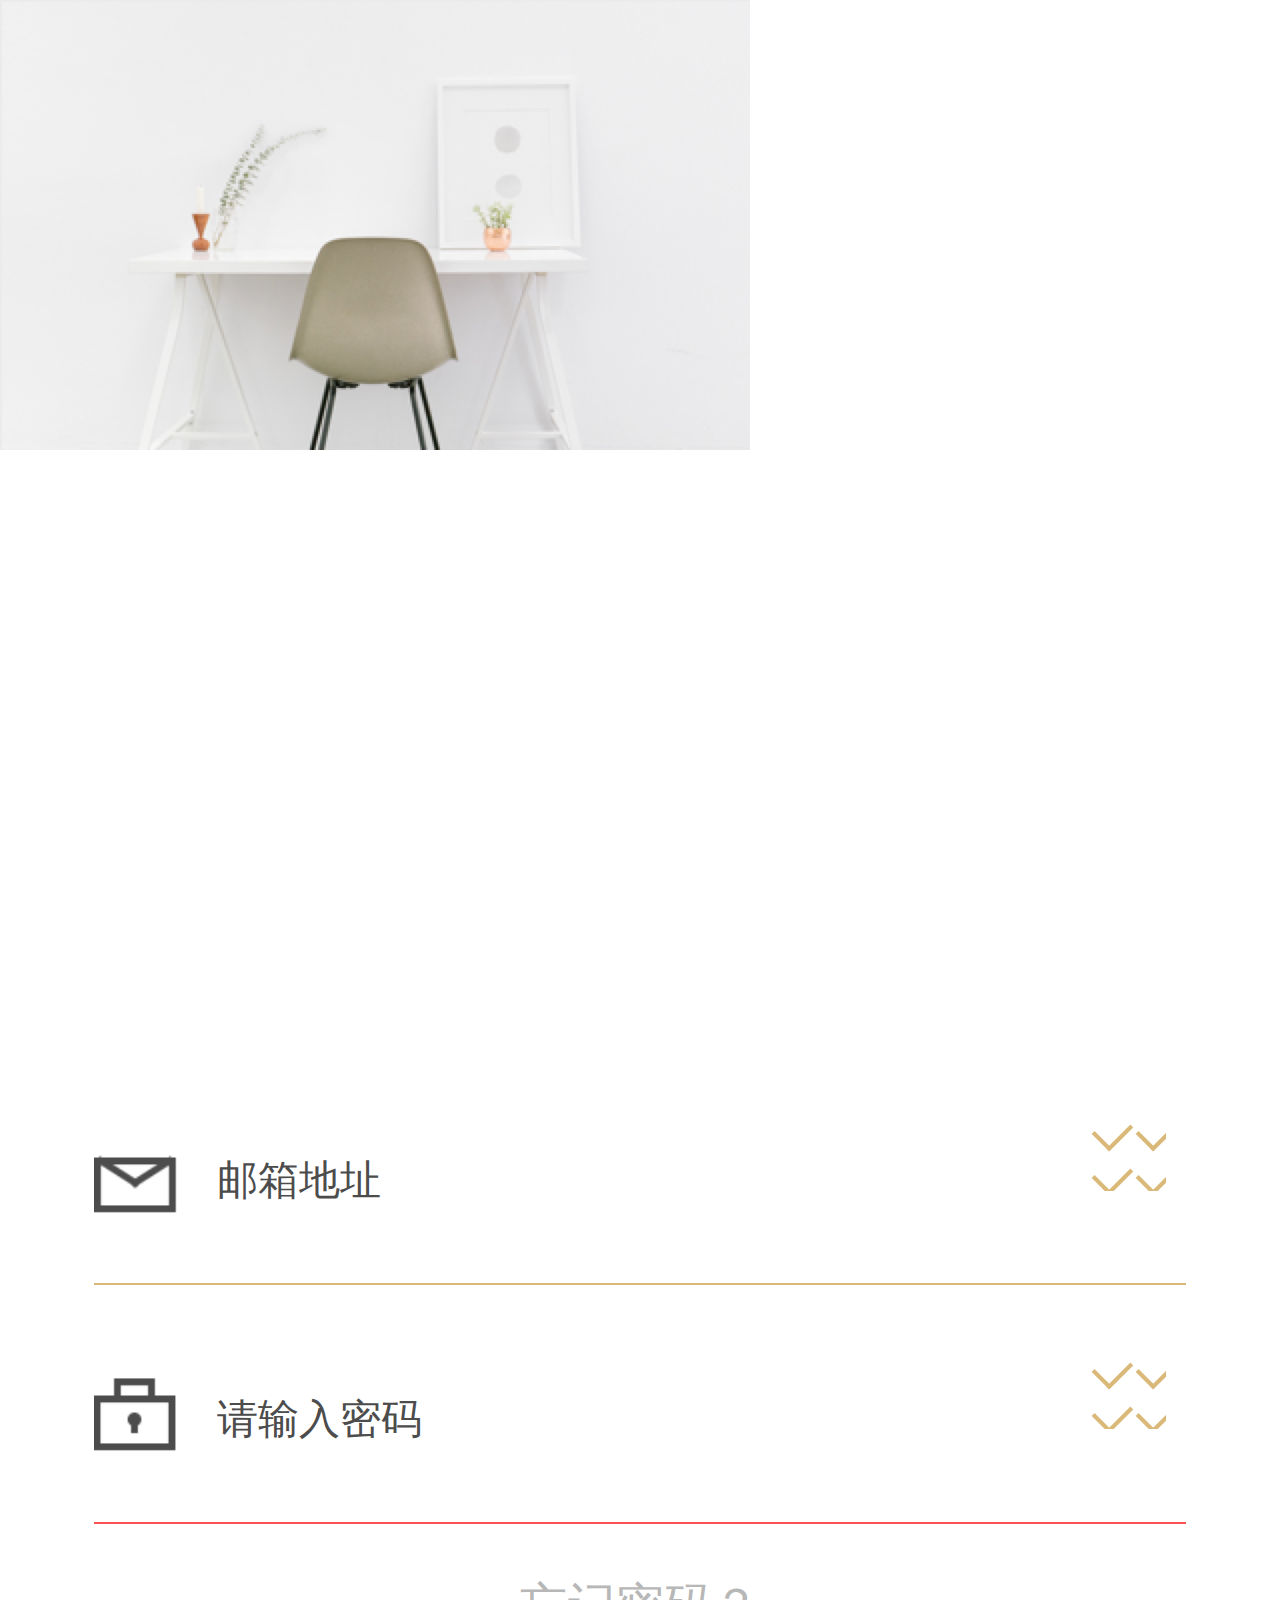
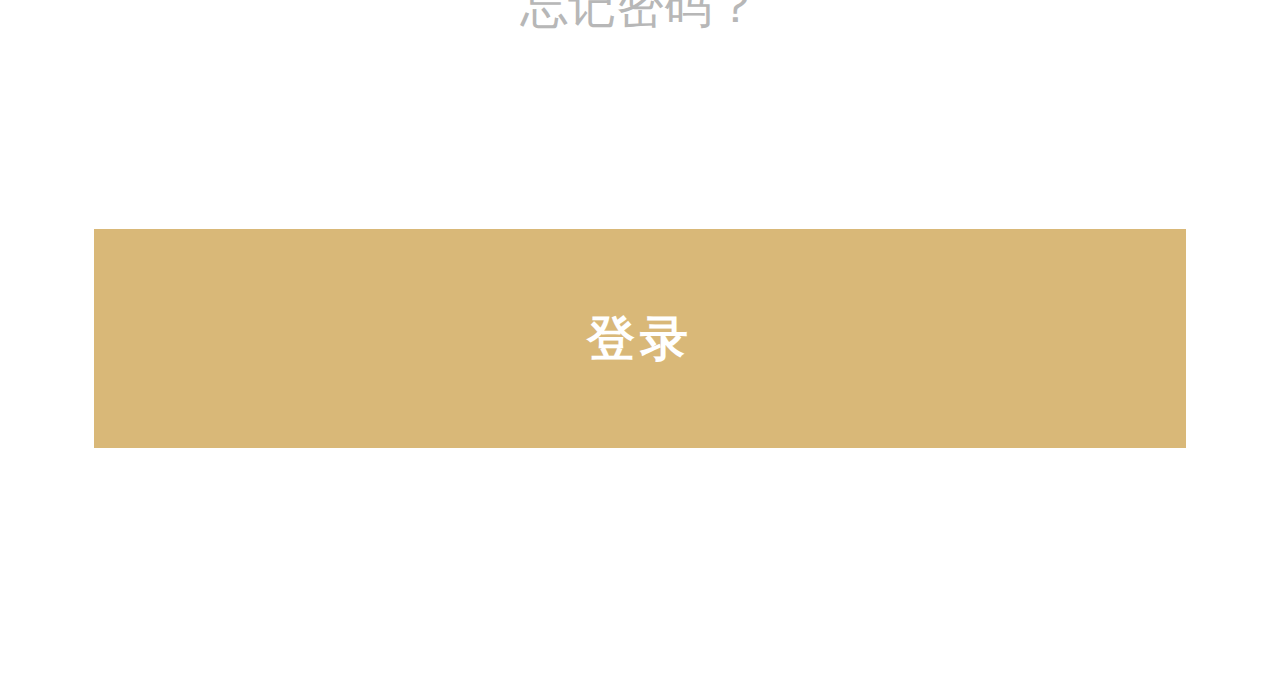
<file: app/html/signin.html>
<!DOCTYPE html>
<html lang="en">
<head>
  <meta charset="UTF-8">
  <title>MONO</title>
  <script>
    console.log(1/window.devicePixelRatio);
    var dpr = 1 / window.devicePixelRatio;
    document.write('<meta name="viewport" content="width=device-width,initial-scale='+dpr+',minimum-scale='+dpr+',maximum-scale='+dpr+',user-scalable=no" />')
    //动态设置HTML的大小（rem）
    var fz = document.documentElement.clientWidth / 15;
    document.getElementsByTagName('html')[0].style.fontSize = fz + 'px';
  </script>
  <link rel="stylesheet" href="../css/thisUI.css">
  <link rel="stylesheet" href="../css/signin.css">
</head>
<body>
    <div class="fullscreen_con">

      <div class="input primary_input">
        <span class="sicons_dark icon_email"></span>
        <input type="text" placeholder="邮箱地址">
        <i class="yes_icon"></i>
      </div>
      <div class="input primary_input error">
        <span class="sicons_dark icon_pwd"></span>
        <input type="password" placeholder="请输入密码">
        <i class="yes_icon"></i>
      </div>
      <a class="forgetPwd" href="javascript:;">忘记密码？</a>
      <button class="btn primary_btn" id="login">登录</button>
      <div class="sign">
        还没有账号？
        <a href="register.html">马上注册</a>
      </div>
    </div>


    <script>
        let loginBtn = document.getElementById('login');
        let ologinBtn = document.getElementById('ologin');
        loginBtn.onclick = function(){
          window.location.href='welcome.html';
        }
        ologinBtn.onclick = function(){
          window.location.href='welcome.html';
        }
    </script>
</body>
</html>
</file>
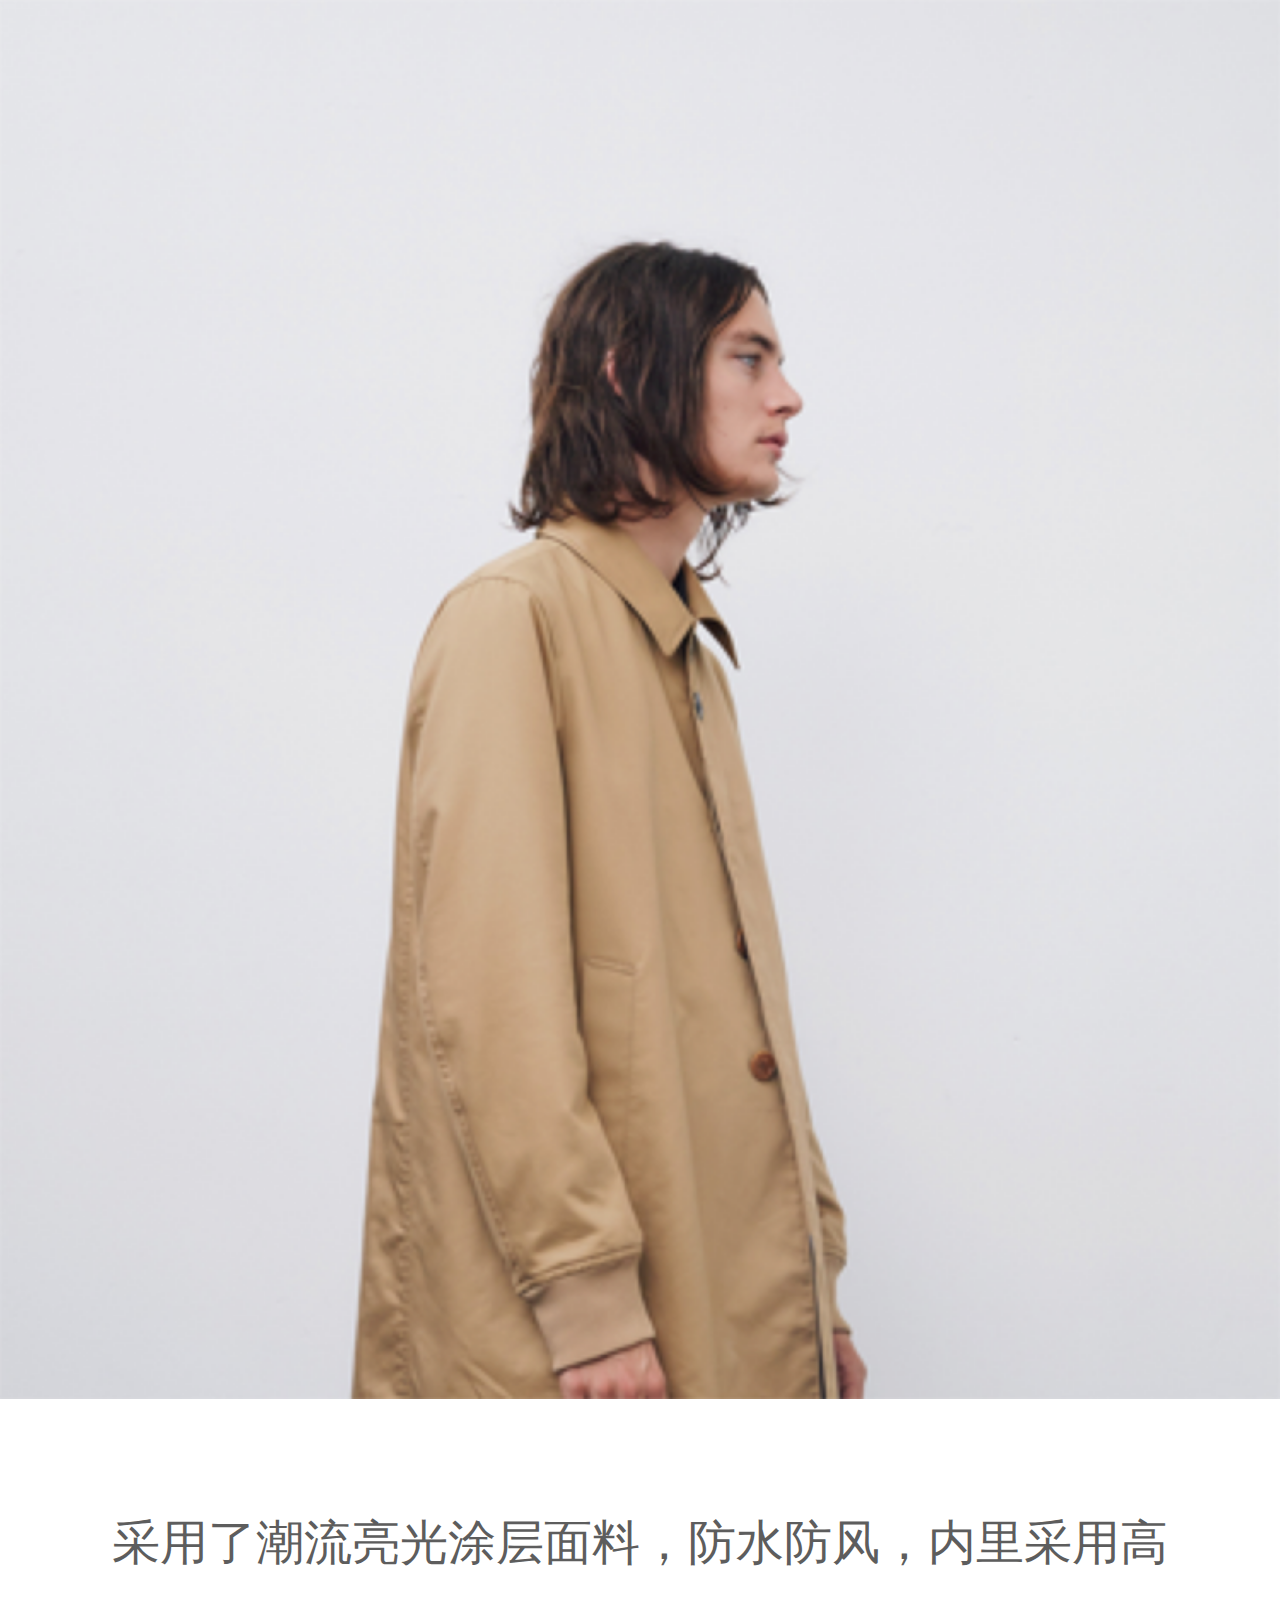
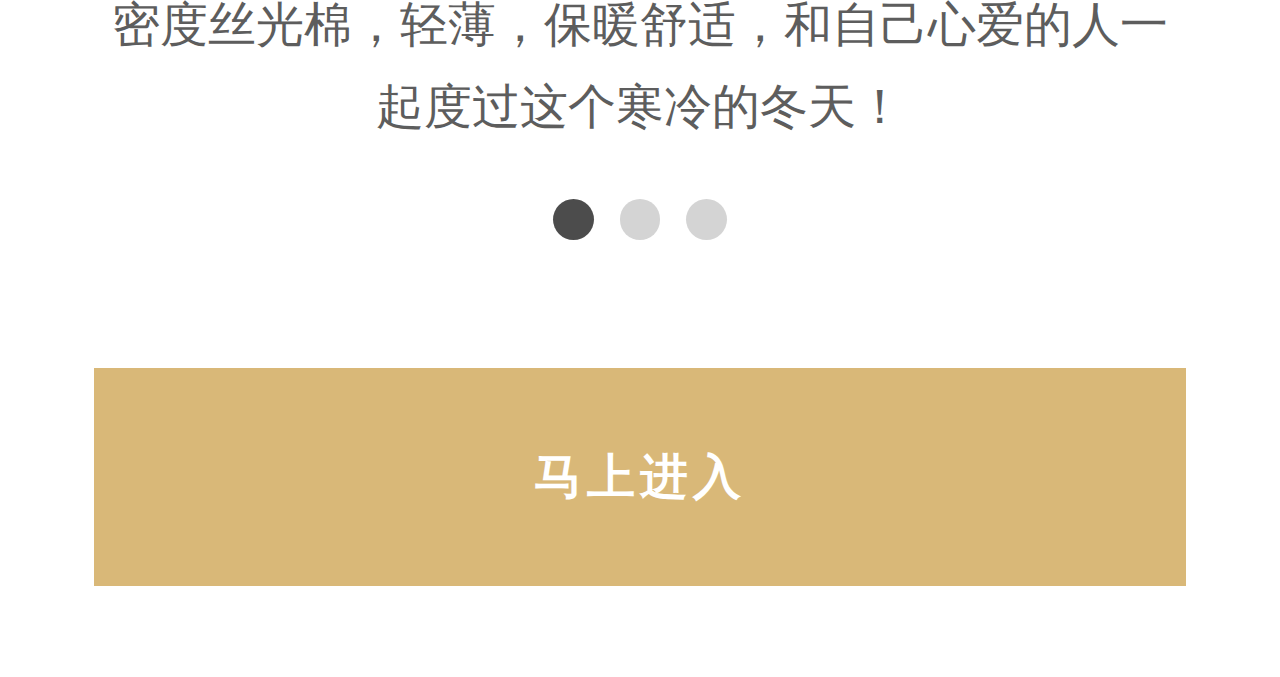
<file: app/html/welcome.html>
<!DOCTYPE html>
<html lang="en">
<head>
  <meta charset="UTF-8">
  <title>MONO</title>
  <script>
    console.log(1/window.devicePixelRatio);
    var dpr = 1 / window.devicePixelRatio;
    document.write('<meta name="viewport" content="width=device-width,initial-scale='+dpr+',minimum-scale='+dpr+',maximum-scale='+dpr+',user-scalable=no" />')
    //动态设置HTML的大小（rem）
    var fz = document.documentElement.clientWidth / 15;
    document.getElementsByTagName('html')[0].style.fontSize = fz + 'px';
  </script>
  <link rel="stylesheet" href="../css/thisUI.css">
  <link rel="stylesheet" href="../css/welcome.css">
</head>
<body>
    <div class="fullscreen_con">
        <div class="welcome_img">
            <img src="../source/img/welcome1.png" alt="">
        </div>
        <div class="img_texts">
          采用了潮流亮光涂层面料，防水防风，内里采用高密度丝光棉，轻薄，保暖舒适，和自己心爱的人一起度过这个寒冷的冬天！
        </div>
        <div class="step_buttons">
          <span class="active"></span>
          <span></span>
          <span></span>
        </div>
        <a href="category.html">
          <button class="btn primary_btn">马上进入</button>
        </a>
    </div>
</body>
</html>
</file>
<file: app/css/thisUI.css>
body,h1,h3{margin:0}ul{margin:0;padding:0;list-style:none}img{vertical-align:top}a{-webkit-tap-highlight-color:transparent;text-decoration:none}input{border:none;padding:0;background-color:transparent;color:white;font-size:.48rem;outline:none}button{border:none;padding:0}html{width:100%;height:100%;overflow:hidden;font-family:"微软雅黑"}body{width:100%;overflow:auto}.header_top{width:100%;height:2.08rem;position:absolute;top:0;left:0;font-size:.64rem;line-height:2.08rem}.header_top.yellow{background-color:#d9b878;color:white}.header_top .left_btn{width:1.24rem;height:1.24rem;position:absolute;top:.4rem;left:.4rem}.header_top .title{width:100%;display:inline-block;text-align:center}.header_top .right_btn{width:1.24rem;height:1.24rem;position:absolute;top:.4rem;right:.4rem}.footer_bottom{width:100%;height:2.08rem;position:absolute;bottom:0;left:0;font-size:.64rem;line-height:2.08rem}.footer_bottom.yellow{background-color:#d9b878;color:white}.footer_bottom a{width:3.74rem;height:2.4rem;display:block;float:left;text-align:center}.footer_bottom a i{width:1.24rem;height:1.24rem;margin-top:.4rem;display:inline-block}.sicons_white{background-image:url("../source/img/icons_white.png");background-size:26.5rem 1.24rem}.sicons_dark{background-image:url("../source/img/icons_dark.png");background-size:26.5rem 1.24rem}.sicons_gray{background-image:url("../source/img/icons_gray.png");background-size:26.5rem 1.24rem}.yes_icon{display:inline-block;width:.88rem;height:.88rem;background-image:url("../source/img/yes.png")}.icon_back{background-position:-7.2rem 0}.icon_shopcar{background-position:-13.96rem 0}.icon_mine{background-position:-5.6rem 0}.icon_search{background-position:-20.28rem 0}.icon_setting{background-position:-22.1rem 0}.icon_pwd{background-position:-1.92rem 0}.icon_email{background-position:0 0}.btn{width:12.8rem;height:2.56rem;box-sizing:border-box;font-size:.56rem;font-family:'微软雅黑';font-weight:bold;letter-spacing:5px;margin:2px auto;display:inline-block}.btn.primary_btn{background-color:#d9b878;color:#fff}.btn.blue_btn{background-color:#4292ef;color:#fff}.btn.white_btn{background-color:white;color:#4c4c4c}.btn.white_border_btn{border:4px solid #d9b878;background-color:white;color:#b7b7b7}.btn.black_border_btn{border:4px solid #4c4c4c;background-color:white;color:#4c4c4c}.input{width:12.8rem;height:2.56rem;box-sizing:border-box;padding-top:.54rem;display:inline-block;overflow:hidden}.input.white_input{border-bottom:2px solid white;color:white}.input.white_input input::-webkit-input-placeholder{color:white;font-size:.48rem}.input.white_input input::-moz-placeholder{color:white;font-size:.48rem}.input.white_input input::-ms-input-placeholder{color:white;font-size:.48rem}.input.primary_input{border-bottom:2px solid #d9b878;color:#d9b878}.input.primary_input input::-webkit-input-placeholder{color:#4c4c4c;font-size:.48rem}.input.primary_input input::-moz-placeholder{color:#4c4c4c;font-size:.48rem}.input.primary_input input::-ms-input-placeholder{color:#4c4c4c;font-size:.48rem}.input.error{border-color:#ff5252}.input span{width:1.24rem;height:1.24rem;display:inline-block;float:left}.input input{float:left;margin-left:.2rem;margin-top:.2rem;width:10rem;height:1.2rem}.fullscreen_con{width:15rem;height:26.68rem;text-align:center;overflow:auto}.fullscreen_con_padd{width:15rem;height:26.68rem;box-sizing:border-box;padding-top:2.08rem;padding-bottom:2.08rem;text-align:center;overflow:auto}.step_buttons{height:.48rem;display:inline-block;vertical-align:top;font-size:0}.step_buttons span{width:.48rem;height:.48rem;margin-right:.3rem;background-color:#d4d4d4;display:inline-block;border-radius:50%}.step_buttons .active{background-color:#4c4c4c}.step_buttons span:nth-last-child(1){margin-right:0}
</file>
<file: app/css/index.css>
.fullscreen_con{background-image:url(../source/img/index_bgimg.png);background-repeat:no-repeat;padding-top:18.44rem;box-sizing:border-box}.btn.white_btn{margin-bottom:.96rem}.blue_btn{margin-bottom:.64rem}.sign{font-size:.56rem;line-height:.6rem;color:white}.sign a{color:white;font-weight:bold}
</file>
<file: app/css/category.css>
.category_item{width:15rem;height:10rem;text-align:center;border-bottom:.02rem solid #ebebeb;border-top:.02rem solid #ebebeb;box-sizing:border-box}.category_item span{display:block}.category_item .category_img_span{height:6.6rem;margin-bottom:.66rem}.category_item .category_img_span img{height:100%}.category_item .category_title{font-size:.96rem;line-height:.96rem;color:#4c4c4c;margin-bottom:.38rem}.category_item .category_sub_title{font-size:.48rem;line-height:.48rem;color:#878787}
</file>
<file: app/css/example.css>
.fullscreen_con{box-sizing:border-box;padding-top:2.08rem;text-align:center}
</file>
<file: app/css/goods_info.css>
.goods_info_img{margin-top:.8rem;margin-bottom:.96rem;position:relative}.goods_info_img .step_buttons{position:absolute;bottom:.6rem}
</file>
<file: app/css/goodslist.css>
.goodslist{width:100%;display:flex;justify-content:space-around;flex-wrap:wrap}.goodslist a{display:block;width:6.4rem;height:10.88rem;margin:.66rem .4rem;text-align:center}.goodslist a span{display:block;font-weight:bold}.goodslist a .goodslist_bg{width:6.4rem;height:8rem;text-align:center;margin-bottom:.94rem}.goodslist a .goodslist_bg img{width:100%}.goodslist a .goods_name{font-size:.56rem;line-height:.56rem;color:#4c4c4c;margin-bottom:.32rem}.goodslist a .goods_category{font-size:.4rem;line-height:.4rem;color:#878787;margin-bottom:.42rem}.goodslist a .goods_price{font-size:.4rem;line-height:.4rem;color:#4c4c4c}
</file>
<file: app/css/register.css>
.fullscreen_con{background-repeat:no-repeat;padding-top:6rem;box-sizing:border-box}.input{display:inline-block}.yes_icon{float:left}.forgetPwd{display:inline-block;font-size:.56rem;color:#b7b7b7}.primary_btn{margin-top:2.2rem;margin-bottom:.72rem}.sign{font-size:.56rem;line-height:.6rem;color:white}.sign a{color:white;font-weight:bold}
</file>
<file: app/css/signin.css>
.fullscreen_con{background-image:url(../source/img/singin_bgimg.png);background-repeat:no-repeat;padding-top:12.5rem;box-sizing:border-box}.input{display:inline-block}.forgetPwd{display:inline-block;font-size:.56rem;color:#b7b7b7}.primary_btn{margin-top:2.2rem;margin-bottom:.72rem}.sign{font-size:.56rem;line-height:.6rem;color:white}.sign a{color:white;font-weight:bold}
</file>
<file: app/css/welcome.css>
.fullscreen_con{text-align:center}.welcome_img{width:15rem;height:16.4rem;margin-bottom:1.2rem}.welcome_img img{width:100%;height:100%}.img_texts{width:12.6rem;height:2.88rem;margin-left:1.2rem;font-size:.56rem;line-height:.96rem;text-align:center;color:#5d5d5d;margin-bottom:.6rem}.step_buttons{margin-bottom:1.48rem}
</file>
